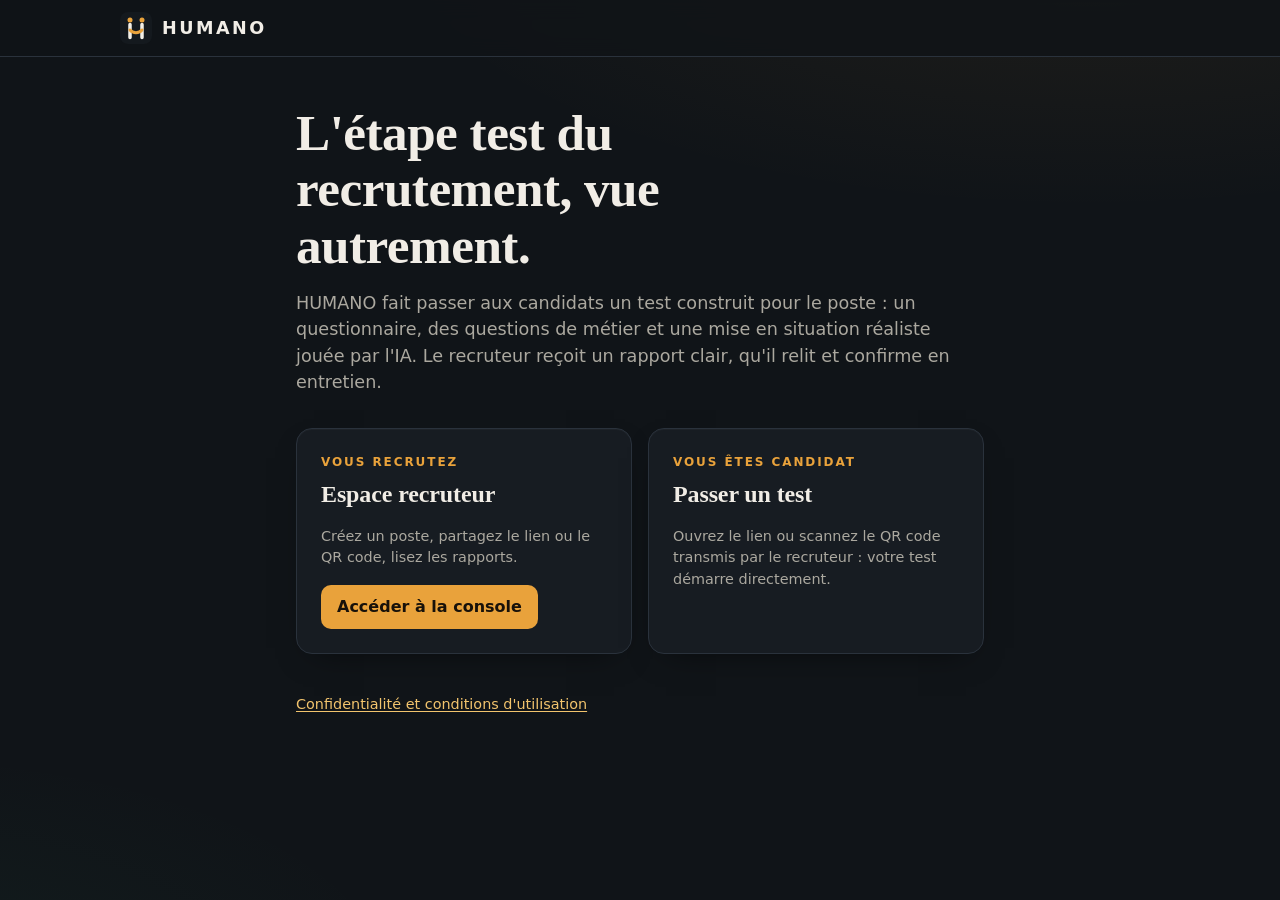
<file: index.html>
<!DOCTYPE html>
<html lang="fr">
<head>
  <meta charset="utf-8">
  <meta http-equiv="Content-Security-Policy" content="default-src 'none'; script-src 'self'; style-src 'self'; img-src 'self' data:; connect-src https://adkbmydcdkcdemmvzdiw.supabase.co; base-uri 'none'; form-action 'none'; require-trusted-types-for 'script'; trusted-types 'none'">
  <meta name="referrer" content="no-referrer">
  <meta name="viewport" content="width=device-width, initial-scale=1">
  <title>HUMANO</title>
  <link rel="icon" href="img/favicon.svg" type="image/svg+xml">
  <link rel="stylesheet" href="css/styles.css">
  <script src="js/commun/config.js" defer></script>
  <script src="js/commun/ui.js" defer></script>
  <script src="js/commun/api.js" defer></script>
  <script src="js/candidat/anticheat.js" defer></script>
  <script src="js/candidat/candidat.js" defer></script>
</head>
<body>
  <a class="lien-evitement" href="#contenu">Aller au contenu</a>
  <header class="entete">
    <a class="marque" href="./"><img src="img/logo.svg" alt="" width="32" height="32"><span>HUMANO</span></a>
  </header>
  <main id="contenu" class="conteneur">
    <div id="message-global"></div>
    <section class="ecran" id="ecran-candidat" hidden>
      <h1 id="titre-candidat" tabindex="-1"></h1>
      <div id="candidat-contenu"></div>
    </section>
    <section class="ecran" id="ecran-attente" hidden>
      <h1 id="titre-attente" tabindex="-1">Veuillez patienter</h1>
      <p id="attente-message" class="attente"></p>
    </section>
  </main>
  <div id="annonce-polie" class="visuellement-cache" role="status" aria-live="polite"></div>
  <div id="annonce-urgente" class="visuellement-cache" role="alert" aria-live="assertive"></div>
  <dialog id="dialogue-confirmation" aria-labelledby="dialogue-message">
    <p id="dialogue-message"></p>
    <div class="actions">
      <button type="button" id="dialogue-annuler" class="bouton">Annuler</button>
      <button type="button" id="dialogue-ok" class="bouton-principal">Confirmer</button>
    </div>
  </dialog>
</body>
</html>
</file>
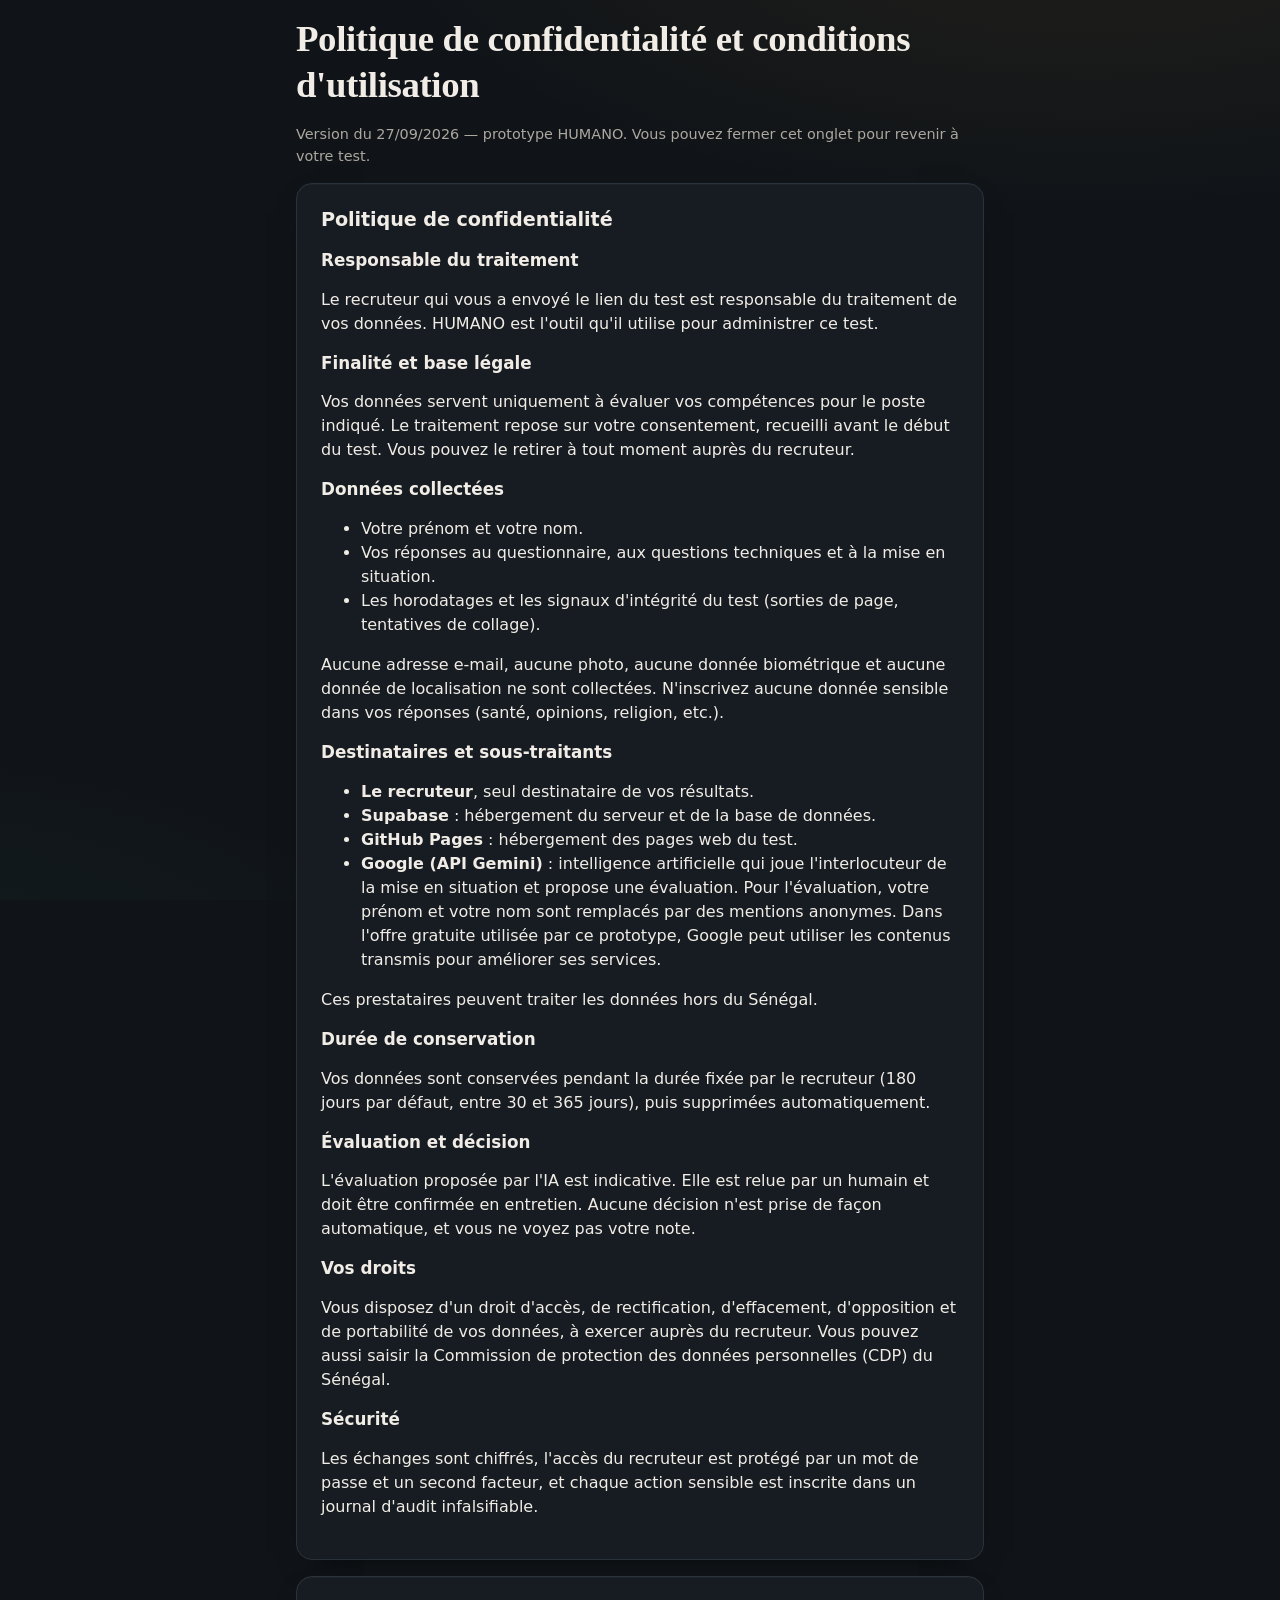
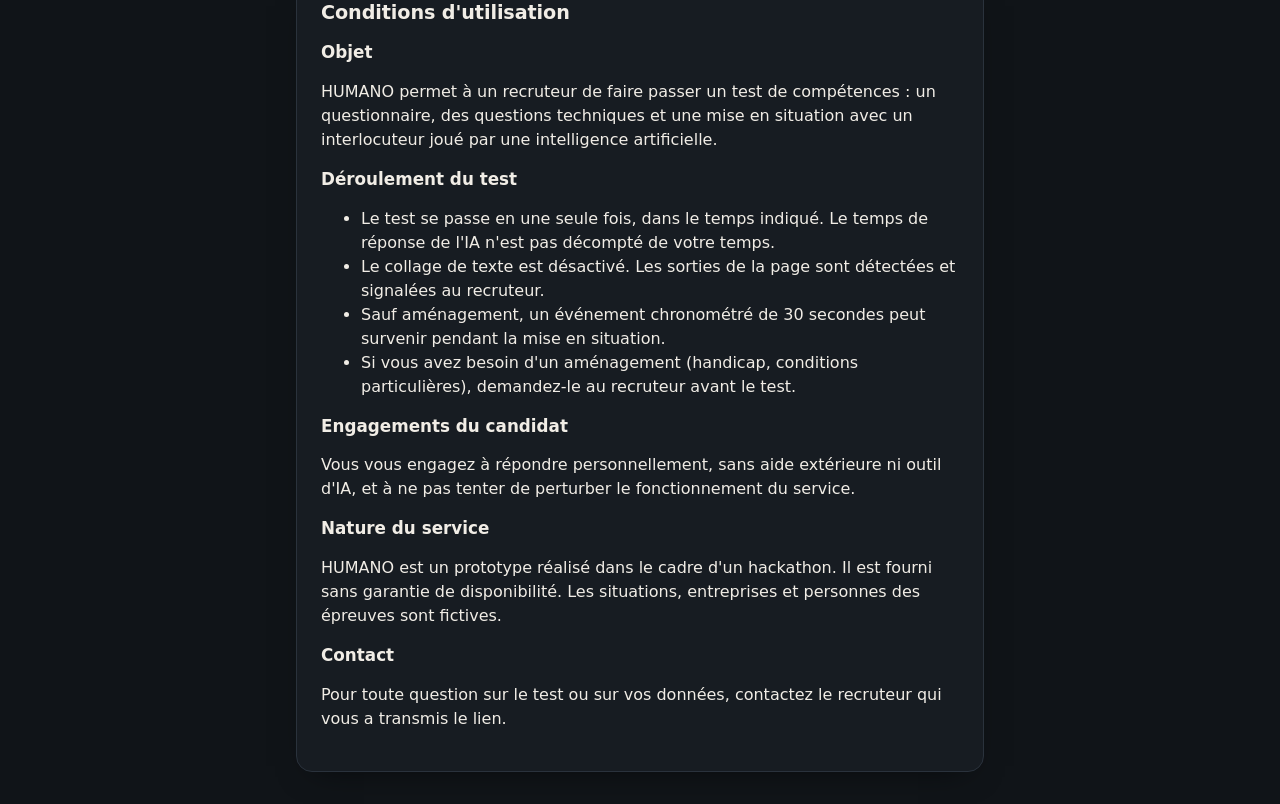
<file: confidentialite.html>
<!DOCTYPE html>
<html lang="fr">
<head>
  <meta charset="utf-8">
  <meta http-equiv="Content-Security-Policy" content="default-src 'none'; style-src 'self'; img-src 'self' data:; base-uri 'none'; form-action 'none'">
  <meta name="referrer" content="no-referrer">
  <meta name="viewport" content="width=device-width, initial-scale=1">
  <title>Confidentialité et conditions d'utilisation — HUMANO</title>
  <link rel="icon" href="img/favicon.svg" type="image/svg+xml">
  <link rel="stylesheet" href="css/styles.css">
</head>
<body>
  <a class="lien-evitement" href="#contenu">Aller au contenu</a>
  <main id="contenu" class="conteneur">
    <h1>Politique de confidentialité et conditions d'utilisation</h1>
    <p class="aide">Version du 27/09/2026 — prototype HUMANO. Vous pouvez fermer cet onglet pour revenir à votre test.</p>

    <section class="carte" aria-labelledby="titre-confidentialite">
      <h2 id="titre-confidentialite">Politique de confidentialité</h2>

      <h3>Responsable du traitement</h3>
      <p>Le recruteur qui vous a envoyé le lien du test est responsable du traitement de vos données. HUMANO est l'outil qu'il utilise pour administrer ce test.</p>

      <h3>Finalité et base légale</h3>
      <p>Vos données servent uniquement à évaluer vos compétences pour le poste indiqué. Le traitement repose sur votre consentement, recueilli avant le début du test. Vous pouvez le retirer à tout moment auprès du recruteur.</p>

      <h3>Données collectées</h3>
      <ul>
        <li>Votre prénom et votre nom.</li>
        <li>Vos réponses au questionnaire, aux questions techniques et à la mise en situation.</li>
        <li>Les horodatages et les signaux d'intégrité du test (sorties de page, tentatives de collage).</li>
      </ul>
      <p>Aucune adresse e-mail, aucune photo, aucune donnée biométrique et aucune donnée de localisation ne sont collectées. N'inscrivez aucune donnée sensible dans vos réponses (santé, opinions, religion, etc.).</p>

      <h3>Destinataires et sous-traitants</h3>
      <ul>
        <li><strong>Le recruteur</strong>, seul destinataire de vos résultats.</li>
        <li><strong>Supabase</strong> : hébergement du serveur et de la base de données.</li>
        <li><strong>GitHub Pages</strong> : hébergement des pages web du test.</li>
        <li><strong>Google (API Gemini)</strong> : intelligence artificielle qui joue l'interlocuteur de la mise en situation et propose une évaluation. Pour l'évaluation, votre prénom et votre nom sont remplacés par des mentions anonymes. Dans l'offre gratuite utilisée par ce prototype, Google peut utiliser les contenus transmis pour améliorer ses services.</li>
      </ul>
      <p>Ces prestataires peuvent traiter les données hors du Sénégal.</p>

      <h3>Durée de conservation</h3>
      <p>Vos données sont conservées pendant la durée fixée par le recruteur (180 jours par défaut, entre 30 et 365 jours), puis supprimées automatiquement.</p>

      <h3>Évaluation et décision</h3>
      <p>L'évaluation proposée par l'IA est indicative. Elle est relue par un humain et doit être confirmée en entretien. Aucune décision n'est prise de façon automatique, et vous ne voyez pas votre note.</p>

      <h3>Vos droits</h3>
      <p>Vous disposez d'un droit d'accès, de rectification, d'effacement, d'opposition et de portabilité de vos données, à exercer auprès du recruteur. Vous pouvez aussi saisir la Commission de protection des données personnelles (CDP) du Sénégal.</p>

      <h3>Sécurité</h3>
      <p>Les échanges sont chiffrés, l'accès du recruteur est protégé par un mot de passe et un second facteur, et chaque action sensible est inscrite dans un journal d'audit infalsifiable.</p>
    </section>

    <section class="carte" aria-labelledby="titre-conditions">
      <h2 id="titre-conditions">Conditions d'utilisation</h2>

      <h3>Objet</h3>
      <p>HUMANO permet à un recruteur de faire passer un test de compétences : un questionnaire, des questions techniques et une mise en situation avec un interlocuteur joué par une intelligence artificielle.</p>

      <h3>Déroulement du test</h3>
      <ul>
        <li>Le test se passe en une seule fois, dans le temps indiqué. Le temps de réponse de l'IA n'est pas décompté de votre temps.</li>
        <li>Le collage de texte est désactivé. Les sorties de la page sont détectées et signalées au recruteur.</li>
        <li>Sauf aménagement, un événement chronométré de 30 secondes peut survenir pendant la mise en situation.</li>
        <li>Si vous avez besoin d'un aménagement (handicap, conditions particulières), demandez-le au recruteur avant le test.</li>
      </ul>

      <h3>Engagements du candidat</h3>
      <p>Vous vous engagez à répondre personnellement, sans aide extérieure ni outil d'IA, et à ne pas tenter de perturber le fonctionnement du service.</p>

      <h3>Nature du service</h3>
      <p>HUMANO est un prototype réalisé dans le cadre d'un hackathon. Il est fourni sans garantie de disponibilité. Les situations, entreprises et personnes des épreuves sont fictives.</p>

      <h3>Contact</h3>
      <p>Pour toute question sur le test ou sur vos données, contactez le recruteur qui vous a transmis le lien.</p>
    </section>
  </main>
</body>
</html>
</file>
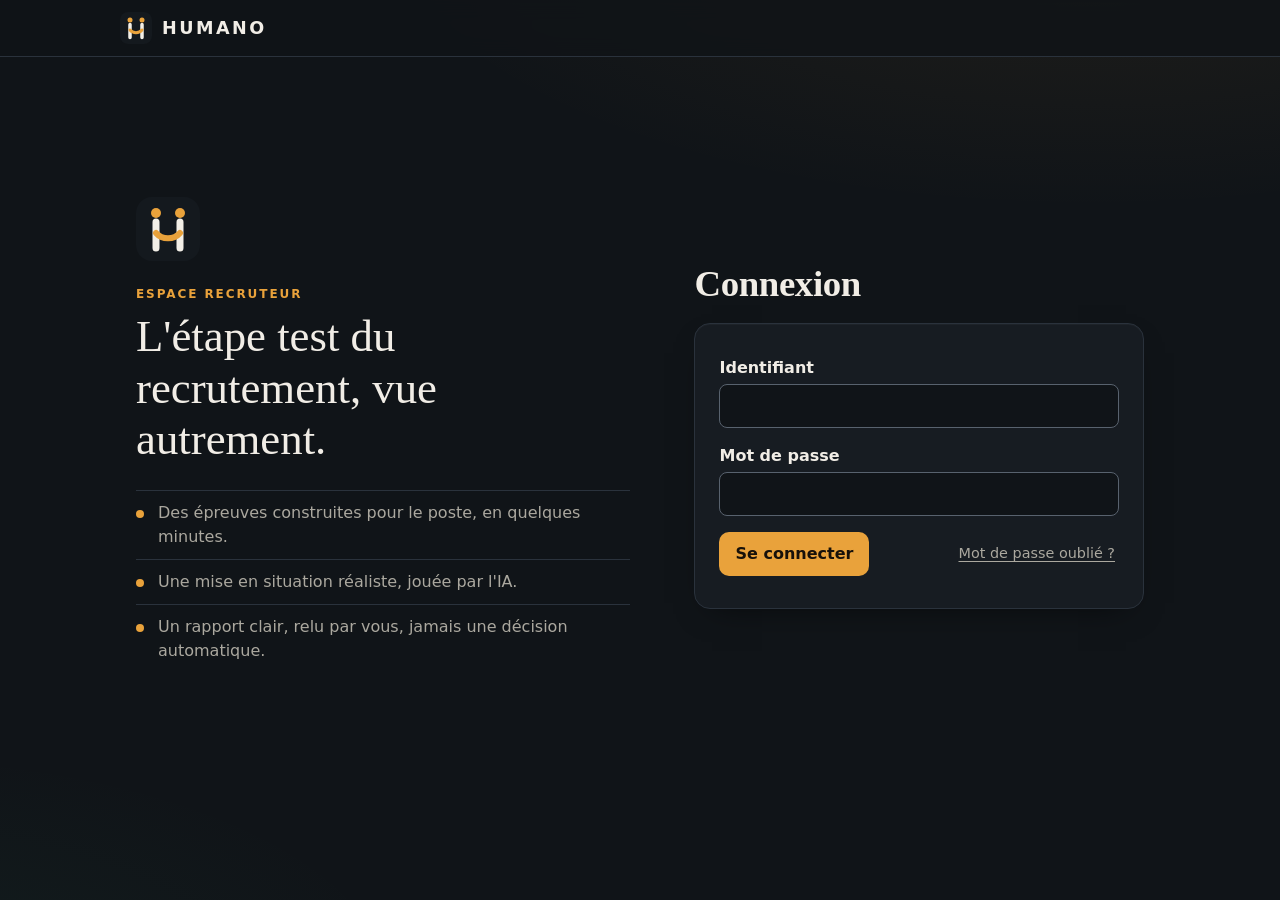
<file: console.html>
<!DOCTYPE html>
<html lang="fr">
<head>
  <meta charset="utf-8">
  <meta http-equiv="Content-Security-Policy" content="default-src 'none'; script-src 'self'; style-src 'self'; img-src 'self' data:; connect-src https://adkbmydcdkcdemmvzdiw.supabase.co; base-uri 'none'; form-action 'none'; require-trusted-types-for 'script'; trusted-types 'none'">
  <meta name="referrer" content="no-referrer">
  <meta name="viewport" content="width=device-width, initial-scale=1">
  <title>HUMANO — Console de recrutement</title>
  <link rel="icon" href="img/favicon.svg" type="image/svg+xml">
  <link rel="stylesheet" href="css/styles.css">
  <script src="js/lib/qrcode.js" integrity="sha384-e9EFD6BGC90bkW9aDV5xbbBfzwN7G8YImHao2lfLVKV/hPB0E0go+H3I64h7oHtA" defer></script>
  <script src="js/commun/config.js" defer></script>
  <script src="js/commun/ui.js" defer></script>
  <script src="js/commun/api.js" defer></script>
  <script src="js/console/auth.js" defer></script>
  <script src="js/console/postes.js" defer></script>
  <script src="js/console/tests.js" defer></script>
  <script src="js/console/admin.js" defer></script>
  <script src="js/console/accueil.js" defer></script>
  <script src="js/console/main.js" defer></script>
</head>
<body>
  <a class="lien-evitement" href="#contenu">Aller au contenu</a>
  <header class="entete" id="entete-console">
    <a class="marque" href="#/accueil"><img src="img/logo.svg" alt="" width="32" height="32"><span>HUMANO</span></a>
    <nav class="navigation" id="navigation-console" aria-label="Navigation principale" hidden>
      <a href="#/accueil" id="lien-nav-accueil">Tableau de bord <span class="pastille" id="pastille-alertes" hidden></span></a>
      <a href="#/postes" id="lien-nav-postes">Postes</a>
      <a href="#/admin/securite" id="lien-nav-admin">Administration</a>
      <span class="utilisateur" id="nav-utilisateur"></span>
      <button type="button" id="bouton-nav-deconnexion" class="bouton">Se déconnecter</button>
    </nav>
  </header>
  <main id="contenu" class="conteneur console-large">
    <div id="message-global"></div>
    <section class="ecran ecran-connexion" id="ecran-connexion" hidden>
      <div class="connexion-grille">
        <div class="connexion-marque">
          <img src="img/logo.svg" alt="" width="64" height="64">
          <p class="surtitre">Espace recruteur</p>
          <p class="connexion-accroche">L'étape test du recrutement, vue autrement.</p>
          <ul class="connexion-points">
            <li>Des épreuves construites pour le poste, en quelques minutes.</li>
            <li>Une mise en situation réaliste, jouée par l'IA.</li>
            <li>Un rapport clair, relu par vous, jamais une décision automatique.</li>
          </ul>
        </div>
        <div class="connexion-formulaire">
          <h1 tabindex="-1" id="titre-connexion">Connexion</h1>
          <div id="conteneur-auth"></div>
        </div>
      </div>
    </section>
    <section class="ecran" id="ecran-accueil" hidden>
      <h1 tabindex="-1" id="titre-accueil">Tableau de bord</h1>
      <div id="conteneur-accueil"></div>
    </section>
    <section class="ecran" id="ecran-postes" hidden>
      <h1 tabindex="-1" id="titre-postes">Postes</h1>
      <div id="conteneur-postes"></div>
    </section>
    <section class="ecran" id="ecran-poste" hidden>
      <h1 tabindex="-1" id="titre-poste">Détail du poste</h1>
      <div id="conteneur-poste"></div>
    </section>
    <section class="ecran" id="ecran-editeur" hidden>
      <h1 tabindex="-1" id="titre-editeur">Éditeur de poste</h1>
      <div id="conteneur-editeur"></div>
    </section>
    <section class="ecran" id="ecran-rapport" hidden>
      <h1 tabindex="-1" id="titre-rapport">Rapport de test</h1>
      <div id="conteneur-rapport"></div>
    </section>
    <section class="ecran" id="ecran-admin" hidden>
      <h1 tabindex="-1" id="titre-admin">Administration</h1>
      <nav class="sous-navigation" id="sous-nav-admin" aria-label="Sous-navigation administration">
        <a href="#/admin/securite" id="lien-admin-securite">Sécurité</a>
        <a href="#/admin/journal" id="lien-admin-journal">Journal d'audit</a>
        <a href="#/admin/rgpd" id="lien-admin-rgpd">RGPD</a>
        <a href="#/admin/parametres" id="lien-admin-parametres">Paramètres</a>
      </nav>
      <div id="conteneur-admin"></div>
    </section>
    <section class="ecran" id="ecran-attente" hidden>
      <h1 tabindex="-1" id="titre-attente">Chargement</h1>
      <p id="attente-message" class="attente">Chargement en cours…</p>
    </section>
  </main>
  <div id="annonce-polie" class="visuellement-cache" role="status" aria-live="polite"></div>
  <div id="annonce-urgente" class="visuellement-cache" role="alert" aria-live="assertive"></div>
  <dialog id="dialogue-confirmation" aria-labelledby="dialogue-message">
    <p id="dialogue-message"></p>
    <div class="actions">
      <button type="button" id="dialogue-annuler" class="bouton">Annuler</button>
      <button type="button" id="dialogue-ok" class="bouton-principal">Confirmer</button>
    </div>
  </dialog>
</body>
</html>
</file>
<file: css/styles.css>
:root {
  --bg: #101418;
  --surface: #171C22;
  --texte: #F1EDE6;
  --texte-doux: #ABA89F;
  --vert: #3FC98A;
  --orange: #F0A53A;
  --rouge: #FF7A6B;
  --focus: #F2C46D;
  --bordure-champ: #58626E;
  --flash: #7A1414;
  --surface-2: #1F262E;
  --bordure: #2A323C;
  --sur-vert: #0E1418;
  --blanc: #FFFFFF;
  --accent: #E9A23B;
  --accent-doux: rgba(233, 162, 59, 0.12);
  --sur-accent: #17110A;
  --ombre: 0 1px 0 rgba(255, 255, 255, 0.03) inset, 0 12px 32px -18px rgba(0, 0, 0, 0.7);
  --titre: 'Iowan Old Style', 'Palatino Linotype', Palatino, Georgia, ui-serif, serif;
  --e1: 4px;
  --e2: 8px;
  --e3: 12px;
  --e4: 16px;
  --e5: 24px;
  --e6: 32px;
}

*, *::before, *::after {
  box-sizing: border-box;
}

html {
  font-size: 100%;
  scroll-behavior: smooth;
}

body {
  margin: 0;
  background-color: var(--bg);
  color: var(--texte);
  font-family: system-ui, -apple-system, BlinkMacSystemFont, 'Segoe UI', Roboto, Oxygen, Ubuntu, Cantarell, sans-serif;
  font-size: 1rem;
  line-height: 1.5;
  -webkit-text-size-adjust: 100%;
}

h1, h2, h3, p, ul, ol, dl, figure {
  margin-top: 0;
  margin-bottom: var(--e4);
}

h1 {
  font-size: 1.6rem;
  line-height: 1.25;
}

h2 {
  font-size: 1.2rem;
  line-height: 1.3;
}

h3 {
  font-size: 1.05rem;
  line-height: 1.35;
}

a {
  color: var(--focus);
  text-decoration: underline;
  text-underline-offset: 2px;
}

a:hover {
  text-decoration-thickness: 2px;
}

img {
  max-width: 100%;
  height: auto;
  display: block;
}

:focus-visible {
  outline: 3px solid var(--focus);
  outline-offset: 2px;
}

[hidden] {
  display: none !important;
}

.conteneur {
  width: 100%;
  max-width: 720px;
  margin-left: auto;
  margin-right: auto;
  padding: var(--e4);
}

.console-large {
  max-width: 1040px;
}

.ecran {
  outline: none;
}

.carte {
  background-color: var(--surface);
  border-radius: 12px;
  padding: var(--e4);
  margin-bottom: var(--e4);
  border: 1px solid var(--bordure);
}

.charte {
  background-color: var(--surface);
  border-radius: 12px;
  padding: var(--e4);
  margin-bottom: var(--e4);
  border: 1px solid var(--bordure);
  border-left: 4px solid var(--focus);
}

.entete {
  background-color: var(--surface);
  display: flex;
  justify-content: space-between;
  align-items: center;
  flex-wrap: wrap;
  gap: var(--e3);
  padding: var(--e3) var(--e4);
  border-bottom: 1px solid var(--bordure);
}

.marque {
  color: var(--vert);
  font-weight: 700;
  font-size: 1.2rem;
  letter-spacing: 0.05em;
  text-decoration: none;
}

.navigation {
  display: flex;
  flex-wrap: wrap;
  align-items: center;
  gap: var(--e4);
}

.navigation a, .sous-navigation a {
  color: var(--texte);
  text-decoration: none;
  padding: var(--e1) var(--e2);
  border-radius: 4px;
}

.navigation a:hover, .sous-navigation a:hover {
  background-color: var(--surface-2);
}

.navigation a[aria-current="page"], .sous-navigation a[aria-current="page"] {
  font-weight: 700;
  color: var(--vert);
}

.sous-navigation {
  display: flex;
  flex-wrap: wrap;
  align-items: center;
  gap: var(--e4);
  padding-bottom: var(--e3);
  margin-bottom: var(--e4);
  border-bottom: 1px solid var(--bordure);
}

.lien-evitement {
  position: absolute;
  top: -100px;
  left: var(--e4);
  z-index: 1000;
  background-color: var(--vert);
  color: var(--sur-vert);
  padding: var(--e2) var(--e4);
  font-weight: 700;
  border-radius: 8px;
  text-decoration: none;
}

.lien-evitement:focus {
  top: var(--e4);
}

.visuellement-cache {
  position: absolute;
  width: 1px;
  height: 1px;
  padding: 0;
  margin: -1px;
  overflow: hidden;
  clip: rect(0, 0, 0, 0);
  white-space: nowrap;
  border: 0;
}

.bouton {
  display: inline-flex;
  align-items: center;
  justify-content: center;
  background-color: transparent;
  border: 1px solid var(--bordure-champ);
  color: var(--texte);
  border-radius: 8px;
  padding: 10px var(--e4);
  min-height: 44px;
  font-family: inherit;
  font-size: 1rem;
  font-weight: 500;
  text-decoration: none;
  cursor: pointer;
  transition: background-color 0.2s;
}

.bouton:hover {
  background-color: var(--surface-2);
}

.bouton-principal {
  display: inline-flex;
  align-items: center;
  justify-content: center;
  background-color: var(--vert);
  border: none;
  color: var(--sur-vert);
  font-weight: 700;
  border-radius: 8px;
  padding: 10px var(--e4);
  min-height: 44px;
  font-family: inherit;
  font-size: 1rem;
  text-decoration: none;
  cursor: pointer;
  transition: filter 0.2s;
}

.bouton-principal:hover {
  filter: brightness(1.08);
}

.bouton-danger {
  display: inline-flex;
  align-items: center;
  justify-content: center;
  background-color: transparent;
  border: 2px solid var(--rouge);
  color: var(--rouge);
  font-weight: 700;
  border-radius: 8px;
  padding: 10px var(--e4);
  min-height: 44px;
  font-family: inherit;
  font-size: 1rem;
  text-decoration: none;
  cursor: pointer;
  transition: background-color 0.2s;
}

.bouton-danger:hover {
  background-color: rgba(255, 107, 107, 0.1);
}

button:disabled, .bouton:disabled, .bouton-principal:disabled, .bouton-danger:disabled {
  opacity: 0.55;
  cursor: not-allowed;
  filter: none;
  pointer-events: none;
}

.actions {
  display: flex;
  flex-wrap: wrap;
  gap: var(--e2);
  margin-top: var(--e4);
}

.champ {
  margin-bottom: var(--e4);
}

.champ label {
  display: block;
  font-weight: 700;
  margin-bottom: var(--e1);
}

input[type="text"], input[type="email"], input[type="password"], input[type="number"], select, textarea {
  width: 100%;
  background-color: var(--bg);
  color: var(--texte);
  border: 1px solid var(--bordure-champ);
  border-radius: 8px;
  padding: 10px var(--e3);
  min-height: 44px;
  font-family: inherit;
  font-size: 1rem;
}

textarea {
  min-height: 120px;
  resize: vertical;
}

input[aria-invalid="true"], select[aria-invalid="true"], textarea[aria-invalid="true"] {
  border: 2px solid var(--rouge);
}

input[type="checkbox"], input[type="radio"] {
  width: 24px;
  height: 24px;
  accent-color: var(--vert);
  cursor: pointer;
}

.option-choix {
  display: flex;
  align-items: center;
  gap: var(--e3);
  min-height: 44px;
  padding: var(--e2);
  border-radius: 8px;
  cursor: pointer;
}

.option-choix:hover {
  background-color: var(--surface-2);
}

fieldset {
  border: 1px solid var(--bordure-champ);
  border-radius: 8px;
  padding: var(--e3);
  margin-left: 0;
  margin-right: 0;
  margin-bottom: var(--e4);
}

legend {
  font-weight: 700;
  padding: 0 var(--e1);
}

.aide {
  color: var(--texte-doux);
  font-size: 0.9rem;
  margin-top: var(--e1);
}

.compteur {
  color: var(--texte-doux);
  font-size: 0.9rem;
  text-align: right;
  margin-top: var(--e1);
}

.erreur-champ {
  color: var(--rouge);
  font-size: 0.9rem;
  margin-top: var(--e1);
  margin-bottom: 0;
}

.message {
  background-color: var(--surface-2);
  border-radius: 8px;
  padding: var(--e3);
  border-left: 4px solid var(--focus);
  margin-bottom: var(--e4);
}

.message-info {
  border-left-color: var(--focus);
}

.message-succes {
  border-left-color: var(--vert);
}

.message-erreur {
  border-left-color: var(--rouge);
}

.grille-2 {
  display: grid;
  grid-template-columns: 1fr;
  gap: var(--e4);
}

.tableau-defilant {
  overflow-x: auto;
  margin-bottom: var(--e4);
}

.tableau {
  width: 100%;
  border-collapse: collapse;
}

.tableau caption {
  text-align: left;
  font-weight: 700;
  margin-bottom: var(--e2);
}

.tableau th, .tableau td {
  padding: var(--e2) 10px;
  border-bottom: 1px solid var(--bordure-champ);
  text-align: left;
}

.tableau th {
  background-color: var(--surface-2);
}

.definitions {
  display: grid;
  grid-template-columns: 1fr;
  gap: var(--e2);
  margin-bottom: var(--e4);
}

.definitions dt {
  color: var(--texte-doux);
}

.definitions dd {
  margin-left: 0;
  margin-bottom: var(--e2);
}

.etiquette-statut {
  display: inline-block;
  padding: 2px 10px;
  border-radius: 999px;
  border: 2px solid var(--bordure-champ);
  color: var(--texte);
  font-size: 0.9rem;
}

.statut-brouillon {
  border-color: var(--texte-doux);
}

.statut-ouvert {
  border-color: var(--vert);
}

.statut-ferme {
  border-color: var(--orange);
}

.statut-archive {
  border-color: var(--bordure-champ);
}

.statut-correct {
  color: var(--vert);
  font-weight: 700;
}

.statut-incorrect {
  color: var(--rouge);
  font-weight: 700;
}

.liste-etiquettes {
  display: flex;
  flex-wrap: wrap;
  gap: var(--e2);
  list-style: none;
  padding: 0;
  margin: var(--e2) 0 var(--e4) 0;
}

.liste-etiquettes li {
  background-color: var(--surface-2);
  border-radius: 999px;
  padding: var(--e1) var(--e1) var(--e1) var(--e3);
  display: inline-flex;
  align-items: center;
  gap: var(--e2);
}

.liste-etiquettes li .bouton {
  min-height: 32px;
  padding: 2px var(--e2);
  font-size: 0.85rem;
  border-radius: 999px;
}

.editeur-question {
  background-color: var(--surface-2);
  border: 1px solid var(--bordure);
  border-radius: 8px;
  padding: var(--e3);
  margin-bottom: var(--e3);
}

.qr {
  margin: 0 0 var(--e4) 0;
  display: inline-flex;
  flex-direction: column;
  gap: var(--e2);
}

.qr img {
  width: 240px;
  height: 240px;
  background-color: var(--blanc);
  padding: var(--e2);
  border-radius: 8px;
}

.bandeau-simulation {
  position: sticky;
  top: 0;
  z-index: 10;
  background-color: var(--surface);
  border-bottom: 1px solid var(--bordure-champ);
  padding: var(--e3) var(--e4);
  margin: calc(-1 * var(--e4)) calc(-1 * var(--e4)) var(--e4) calc(-1 * var(--e4));
}

.chrono-global {
  font-size: 1.5rem;
  font-weight: 700;
  font-variant-numeric: tabular-nums;
  margin-bottom: var(--e1);
}

.chrono-global.chrono-orange {
  color: var(--orange);
}

.chrono-global.chrono-rouge {
  color: var(--rouge);
}

.etape-libelle {
  font-weight: 700;
  color: var(--texte-doux);
  font-size: 0.9rem;
  margin-bottom: var(--e2);
}

.jauge-bloc {
  margin: var(--e2) 0;
}

.jauge-libelle {
  font-size: 0.9rem;
  font-weight: 700;
  margin-bottom: var(--e1);
}

.jauge {
  height: 12px;
  background-color: var(--surface-2);
  border: 1px solid var(--bordure-champ);
  border-radius: 6px;
  overflow: hidden;
}

.jauge-remplissage {
  height: 100%;
  width: 0%;
  transition: width 0.2s ease-out;
  background-color: var(--vert);
}

.jauge.niveau-calme .jauge-remplissage {
  background-color: var(--vert);
}

.jauge.niveau-tendu .jauge-remplissage {
  background-color: var(--orange);
}

.jauge.niveau-rupture .jauge-remplissage {
  background-color: var(--rouge);
}

.fil {
  display: flex;
  flex-direction: column;
  gap: var(--e2);
  margin: var(--e4) 0;
}

.bulle {
  border-radius: 12px;
  padding: 10px var(--e3);
  max-width: 85%;
}

.bulle-auteur {
  font-weight: 700;
  font-size: 0.9rem;
  margin-bottom: var(--e1);
}

.bulle-interlocuteur {
  align-self: flex-start;
  background-color: var(--surface-2);
  border-left: 4px solid var(--focus);
}

.bulle-candidat {
  align-self: flex-end;
  background-color: var(--surface);
  border-right: 4px solid var(--vert);
}

.zone-alertes {
  border-left: 4px solid var(--orange);
  padding: var(--e2) var(--e3);
  font-size: 0.9rem;
  margin-bottom: var(--e2);
  background-color: var(--surface-2);
}

.zone-flash {
  background-color: var(--flash);
  color: var(--blanc);
  font-weight: 700;
  border-radius: 8px;
  padding: var(--e3);
  margin-bottom: var(--e3);
  animation: pulsation-flash 1s infinite alternate;
}

@keyframes pulsation-flash {
  from { opacity: 1; }
  to { opacity: 0.85; }
}

.saisie {
  margin-top: var(--e4);
}

.note-finale {
  font-size: 2.5rem;
  font-weight: 700;
  color: var(--vert);
  margin-bottom: var(--e2);
}

.texte-libre {
  white-space: pre-wrap;
  background-color: var(--surface-2);
  border-radius: 8px;
  padding: var(--e3);
}

.attente {
  text-align: center;
  font-size: 1.1rem;
  padding: var(--e5) 0;
}

.attente::after {
  content: '';
  display: inline-block;
  animation: points-attente 1.5s infinite steps(4, start);
}

@keyframes points-attente {
  0% { content: ''; }
  25% { content: '.'; }
  50% { content: '..'; }
  75% { content: '...'; }
}

.entete-impression {
  display: none;
}

dialog {
  background-color: var(--surface);
  color: var(--texte);
  border: 1px solid var(--bordure-champ);
  border-radius: 12px;
  padding: var(--e5);
  max-width: 480px;
  width: calc(100% - 32px);
}

dialog::backdrop {
  background-color: rgba(0, 0, 0, 0.6);
}

@media (min-width: 480px) {
  .definitions {
    grid-template-columns: max-content 1fr;
    gap: var(--e2) var(--e4);
  }
}

@media (min-width: 768px) {
  .carte, .charte {
    padding: var(--e5);
  }
  .grille-2 {
    grid-template-columns: 1fr 1fr;
  }
}

@media (max-width: 767px) {
  .saisie {
    position: sticky;
    bottom: 0;
    background-color: var(--bg);
    padding-top: var(--e2);
    padding-bottom: var(--e2);
    border-top: 1px solid var(--bordure);
  }
}

@media (forced-colors: active) {
  .bouton, .bouton-principal, .bouton-danger, input, select, textarea, .carte, .charte, .jauge {
    border-color: ButtonText;
  }
  .jauge-remplissage {
    background-color: Highlight;
  }
  :focus-visible {
    outline-color: Highlight;
  }
}

@media (prefers-reduced-motion: reduce) {
  *, *::before, *::after {
    animation-duration: 0.001s !important;
    animation-iteration-count: 1 !important;
    transition-duration: 0.001s !important;
  }
  html {
    scroll-behavior: auto;
  }
  .attente::after {
    content: '...';
    animation: none;
  }
  .zone-flash {
    animation: none;
  }
}

@media print {
  body {
    background-color: var(--blanc) !important;
    color: #000000 !important;
  }
  .carte, .charte {
    background-color: var(--blanc) !important;
    border: 1px solid #999999 !important;
    break-inside: avoid;
    color: #000000 !important;
  }
  .entete, nav, button, .bouton, .bouton-principal, .bouton-danger, .actions,
  .lien-evitement, .ne-pas-imprimer, #message-global {
    display: none !important;
  }
  .entete-impression {
    display: block !important;
    font-size: 1.2rem;
    font-weight: 700;
    margin-bottom: var(--e4);
    border-bottom: 2px solid #000000;
    padding-bottom: var(--e2);
  }
}


/* Identité visuelle HUMANO : encre et safran */

body {
  background:
    radial-gradient(1200px 500px at 85% -10%, rgba(233, 162, 59, 0.08), transparent 60%),
    radial-gradient(900px 400px at -10% 110%, rgba(63, 201, 138, 0.05), transparent 60%),
    var(--bg);
  background-attachment: fixed;
  min-height: 100vh;
}

h1 {
  font-family: var(--titre);
  font-weight: 600;
  font-size: clamp(1.7rem, 1.2rem + 1.6vw, 2.3rem);
  letter-spacing: -0.01em;
}

h2 {
  font-weight: 650;
  letter-spacing: -0.005em;
}

a {
  color: var(--focus);
}

.entete {
  position: sticky;
  top: 0;
  z-index: 50;
  background-color: rgba(16, 20, 24, 0.82);
  -webkit-backdrop-filter: blur(10px);
  backdrop-filter: blur(10px);
  padding: var(--e3) max(var(--e4), calc((100vw - 1040px) / 2));
}

.marque {
  display: inline-flex;
  align-items: center;
  gap: 10px;
  color: var(--texte);
  font-weight: 750;
  font-size: 1.1rem;
  letter-spacing: 0.14em;
}

.marque img {
  width: 32px;
  height: 32px;
}

.navigation {
  gap: var(--e2);
}

.navigation a, .sous-navigation a {
  color: var(--texte-doux);
  padding: 8px 12px;
  border-radius: 999px;
  transition: color 0.15s, background-color 0.15s;
}

.navigation a:hover, .sous-navigation a:hover {
  color: var(--texte);
}

.navigation a[aria-current="page"], .sous-navigation a[aria-current="page"] {
  color: var(--sur-accent);
  background-color: var(--accent);
}

.sous-navigation {
  gap: var(--e2);
}

.utilisateur {
  color: var(--texte-doux);
  font-size: 0.9rem;
  padding-left: var(--e3);
  border-left: 1px solid var(--bordure);
}

.utilisateur:empty {
  display: none;
}

.pastille {
  display: inline-flex;
  align-items: center;
  justify-content: center;
  min-width: 20px;
  height: 20px;
  padding: 0 6px;
  margin-left: 4px;
  border-radius: 999px;
  background-color: var(--rouge);
  color: var(--sur-accent);
  font-size: 0.75rem;
  font-weight: 800;
}

.carte {
  border-radius: 16px;
  padding: var(--e5);
  box-shadow: var(--ombre);
}

.bouton-principal {
  background-color: var(--accent);
  color: var(--sur-accent);
  border-radius: 10px;
  transition: transform 0.15s, filter 0.15s;
}

.bouton-principal:hover {
  transform: translateY(-1px);
}

.bouton, .bouton-danger {
  border-radius: 10px;
}

.lien-evitement {
  background-color: var(--accent);
  color: var(--sur-accent);
}

input, select, textarea {
  border-radius: 10px;
}

input:focus-visible, select:focus-visible, textarea:focus-visible {
  border-color: var(--accent);
}

.ecran:not([hidden]) {
  animation: apparition 0.22s ease-out;
}

@keyframes apparition {
  from { opacity: 0; transform: translateY(6px); }
  to { opacity: 1; transform: none; }
}

.surtitre {
  text-transform: uppercase;
  letter-spacing: 0.16em;
  font-size: 0.75rem;
  font-weight: 700;
  color: var(--accent);
  margin-bottom: var(--e2);
}

/* Connexion */

.connexion-grille {
  display: grid;
  gap: var(--e5);
  align-items: center;
  min-height: calc(100vh - 160px);
}

.connexion-marque img {
  width: 64px;
  height: 64px;
  margin-bottom: var(--e5);
}

.connexion-accroche {
  font-family: var(--titre);
  font-size: clamp(1.8rem, 1.3rem + 2vw, 2.8rem);
  line-height: 1.15;
  margin-bottom: var(--e5);
}

.connexion-points {
  list-style: none;
  padding: 0;
  color: var(--texte-doux);
}

.connexion-points li {
  padding: 10px 0 10px 22px;
  border-top: 1px solid var(--bordure);
  position: relative;
}

.connexion-points li::before {
  content: '';
  position: absolute;
  left: 0;
  top: 19px;
  width: 8px;
  height: 8px;
  border-radius: 50%;
  background-color: var(--accent);
}

.connexion-formulaire .carte {
  padding: var(--e6) var(--e5);
}

/* Tableau de bord */

.accueil-intro {
  display: flex;
  flex-wrap: wrap;
  justify-content: space-between;
  align-items: center;
  gap: var(--e3);
  margin-bottom: var(--e5);
}

.accueil-intro .aide::first-letter {
  text-transform: uppercase;
}

.accueil-intro .actions {
  margin-top: 0;
}

.tuiles {
  display: grid;
  grid-template-columns: repeat(2, minmax(0, 1fr));
  gap: var(--e3);
  margin-bottom: var(--e4);
}

.tuile {
  display: flex;
  flex-direction: column;
  gap: 2px;
  padding: var(--e4) var(--e5);
  background-color: var(--surface);
  border: 1px solid var(--bordure);
  border-radius: 16px;
  color: var(--texte);
  text-decoration: none;
  box-shadow: var(--ombre);
  transition: border-color 0.15s, transform 0.15s;
}

.tuile:hover {
  border-color: var(--accent);
  transform: translateY(-2px);
}

.tuile-valeur {
  font-family: var(--titre);
  font-size: 2.2rem;
  line-height: 1.1;
  font-variant-numeric: tabular-nums;
}

.tuile-libelle {
  color: var(--texte-doux);
  font-size: 0.9rem;
}

.tuile-accent {
  background-color: var(--accent-doux);
  border-color: rgba(233, 162, 59, 0.45);
}

.tuile-accent .tuile-valeur {
  color: var(--accent);
}

.liste-acces, .liste-alertes {
  list-style: none;
  padding: 0;
  margin: 0;
}

.acces, .raccourci {
  display: grid;
  grid-template-columns: 1fr auto;
  grid-template-areas: 'titre statut' 'detail statut';
  align-items: center;
  column-gap: var(--e3);
  padding: 12px 14px;
  margin: 0 -14px;
  border-radius: 12px;
  color: var(--texte);
  text-decoration: none;
  transition: background-color 0.15s;
}

.acces:hover, .raccourci:hover {
  background-color: var(--surface-2);
}

.liste-acces li + li .acces {
  border-top: 1px solid var(--bordure);
  border-radius: 0 0 12px 12px;
}

.acces-titre {
  grid-area: titre;
  font-weight: 600;
}

.acces-detail {
  grid-area: detail;
  color: var(--texte-doux);
  font-size: 0.875rem;
}

.acces .etiquette-statut {
  grid-area: statut;
}

.test-en_cours { color: var(--focus); border-color: var(--focus); }
.test-termine { color: var(--accent); border-color: var(--accent); }
.test-evalue { color: var(--vert); border-color: var(--vert); }

.raccourcis {
  display: grid;
  gap: var(--e2);
}

.raccourci {
  display: flex;
  flex-direction: column;
  margin: 0;
  border: 1px solid var(--bordure);
}

.raccourci:hover {
  border-color: var(--accent);
}

.alerte {
  display: grid;
  grid-template-columns: auto 1fr;
  column-gap: var(--e3);
  row-gap: 2px;
  padding: 12px 0;
  border-top: 1px solid var(--bordure);
}

.alerte:first-child {
  border-top: none;
  padding-top: 0;
}

.alerte-niveau {
  grid-row: span 2;
  align-self: start;
  font-size: 0.7rem;
  font-weight: 800;
  text-transform: uppercase;
  letter-spacing: 0.08em;
  padding: 3px 8px;
  border-radius: 999px;
  background-color: var(--surface-2);
  color: var(--texte-doux);
}

.alerte-action .alerte-niveau {
  background-color: var(--accent);
  color: var(--sur-accent);
}

.alerte-vigilance .alerte-niveau {
  background-color: rgba(255, 122, 107, 0.16);
  color: var(--rouge);
}

.alerte-texte {
  color: var(--texte);
  text-decoration: none;
}

.alerte-texte:hover {
  text-decoration: underline;
}

.alerte-date {
  color: var(--texte-doux);
  font-size: 0.8rem;
}

/* Page d'accueil publique */

.page-accueil #titre-candidat {
  font-size: clamp(2rem, 1.3rem + 3vw, 3.2rem);
  line-height: 1.1;
  margin-top: var(--e6);
  max-width: 16ch;
}

.accueil-sous-titre {
  color: var(--texte-doux);
  font-size: 1.1rem;
  max-width: 60ch;
  margin-bottom: var(--e6);
}

.carte-choix h2 {
  font-family: var(--titre);
  font-size: 1.5rem;
}

.pied-accueil {
  margin-top: var(--e5);
}

@media (min-width: 768px) {
  .tuiles {
    grid-template-columns: repeat(4, minmax(0, 1fr));
  }

  .raccourcis {
    grid-template-columns: repeat(4, minmax(0, 1fr));
  }

  .connexion-grille {
    grid-template-columns: 1.1fr 1fr;
    gap: 64px;
  }
}

@media (max-width: 767px) {
  .connexion-points {
    display: none;
  }

  .connexion-grille {
    min-height: 0;
  }

  .utilisateur {
    display: none;
  }
}

@media (prefers-reduced-motion: reduce) {
  .ecran:not([hidden]), .tuile, .bouton-principal {
    animation: none;
    transition: none;
  }
}

@media print {
  body {
    background: #FFFFFF;
  }

  .entete {
    position: static;
  }
}

[tabindex="-1"]:focus:not(:focus-visible) {
  outline: none;
}

.raccourci {
  align-items: flex-start;
  text-align: left;
}

h1[tabindex="-1"]:focus {
  outline: none;
}

.lien-discret {
  background: none;
  border: none;
  color: var(--texte-doux);
  font: inherit;
  font-size: 0.9rem;
  text-decoration: underline;
  text-underline-offset: 3px;
  cursor: pointer;
  padding: 10px 4px;
  margin-left: auto;
}

.lien-discret:hover {
  color: var(--texte);
}

.code-secours {
  font-family: ui-monospace, 'SFMono-Regular', Consolas, monospace;
  font-size: 1.25rem;
  letter-spacing: 0.08em;
  padding: var(--e3) var(--e4);
  border: 1px dashed var(--accent);
  border-radius: 10px;
  background-color: var(--accent-doux);
  text-align: center;
}
</file>
